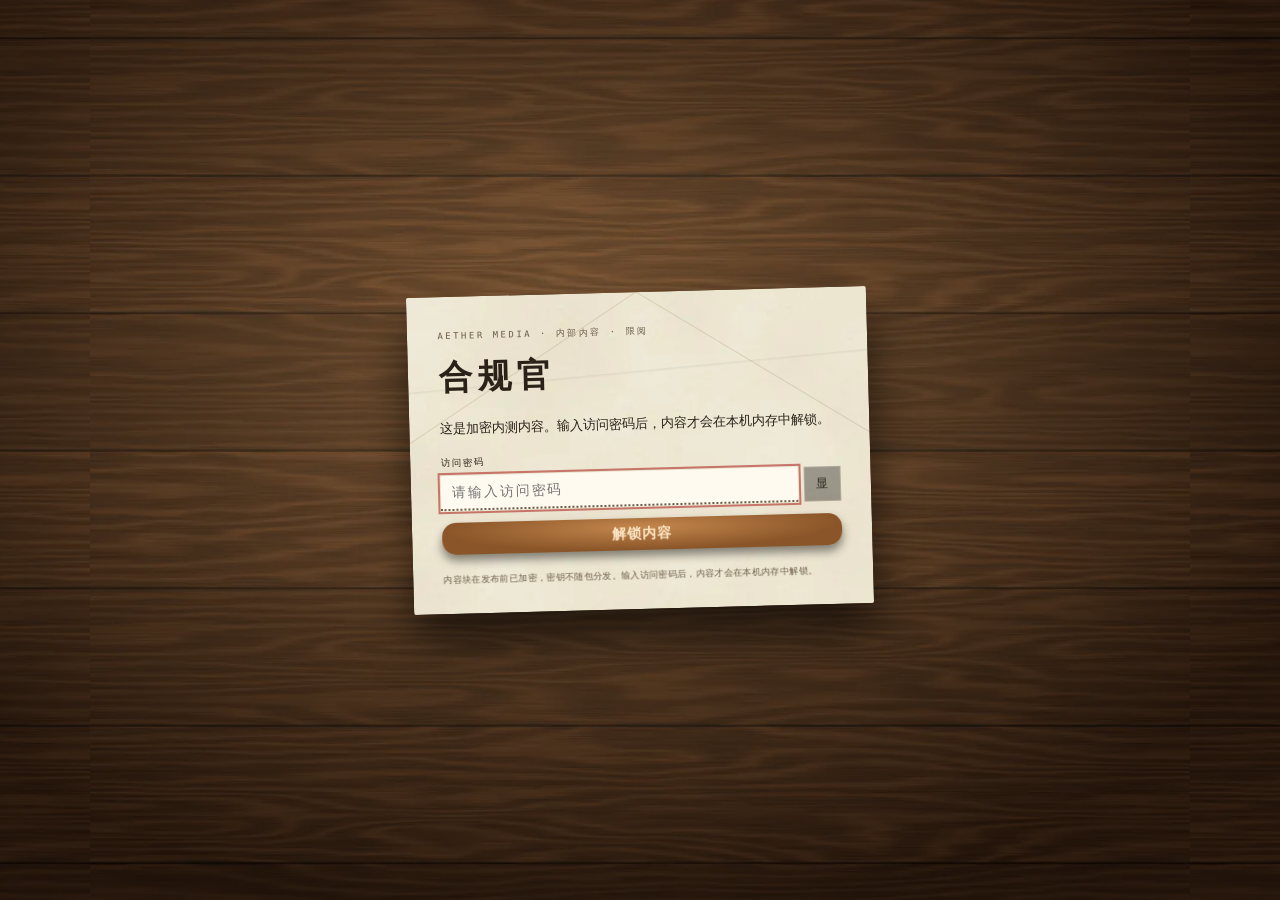
<file: index.html>
<!DOCTYPE html>
<html lang="zh-CN" data-theme="c">
  <head>
    <meta charset="UTF-8" />
    <meta name="viewport" content="width=device-width, initial-scale=1.0" />
    <meta name="robots" content="noindex, nofollow" />
    <meta name="referrer" content="no-referrer" />
    <title>合规官 — 试玩版 · Aether Media</title>
    <link rel="icon" type="image/png" href="./assets/images/app-icon.png" />
    <script type="module" crossorigin src="./assets/index-D_trsXlz.js"></script>
    <link rel="stylesheet" crossorigin href="./assets/index-BdhGLDLn.css">
  </head>
  <body class="demo-body">
    <div id="demo-gate"></div>
    <div id="app"></div>
    <noscript>本试玩需要 JavaScript 与 WebCrypto。</noscript>
  </body>
</html>
</file>
<file: assets/index-BdhGLDLn.css>
:root{--desk: #241a13;--desk-deep: #150f0a;--paper: #ece0c4;--paper-2: #e3d4b2;--paper-3: #d8c69f;--ink: #1d1a16;--ink-2: #453b2e;--ink-3: #6d5f4a;--red: #ad2b24;--red-deep: #7c1c18;--gold: #b9862c;--jade: #34655a;--green: #3f5f42;--shadow: rgba(12, 8, 5, .45);--serif: "Songti SC", "STSong", "Source Han Serif SC", "Noto Serif SC", "SimSun", serif;--sans: "PingFang SC", "Hiragino Sans GB", "Microsoft YaHei", "Helvetica Neue", Arial, sans-serif;--mono: "SF Mono", "Menlo", "Consolas", monospace;font-family:var(--sans);color-scheme:light}*{box-sizing:border-box}html,body{min-height:100%}html{font-size:calc(16px * var(--ui-scale, 1))}body{margin:0;color:var(--ink);background-color:var(--desk);background-image:linear-gradient(#140e0ad1,#100b08eb),url(./desk-bg-CKVrKDZt.jpg);background-size:cover;background-attachment:fixed;background-position:center;font-size:.9375rem;line-height:1.6;-webkit-font-smoothing:antialiased}body:after{content:"";position:fixed;top:0;right:0;bottom:0;left:0;pointer-events:none;z-index:3;opacity:.16;mix-blend-mode:multiply;background-image:radial-gradient(rgba(0,0,0,.55) .5px,transparent .6px);background-size:3px 3px}html.pref-crt body:before{content:"";position:fixed;top:0;right:0;bottom:0;left:0;pointer-events:none;z-index:30;opacity:1;background-image:radial-gradient(ellipse at 50% 46%,transparent 52%,rgba(0,0,0,.38) 100%),repeating-linear-gradient(to bottom,rgba(0,0,0,.1) 0,rgba(0,0,0,.1) 1px,transparent 1px,transparent 3px);animation:crt-breathe 7.5s steps(1,end) infinite;will-change:opacity}@keyframes crt-breathe{0%,92%{opacity:1}93%{opacity:.92}94%{opacity:1}95%{opacity:.96}to{opacity:1}}html.pref-crt.pref-reduce-motion body:before{animation:none;opacity:1}h1,h2,h3{font-family:var(--serif);font-weight:700;letter-spacing:.04em;margin:0 0 .5rem}.paper{position:relative;padding:1rem 1.15rem 1.15rem;background-color:var(--paper);background-image:linear-gradient(#ece0c4e6,#e3d4b2eb),url(./panel-texture-ByW0bT9y.jpg);background-size:cover;border:1px solid #b9a583;box-shadow:0 1px #fffaeb99 inset,0 14px 30px #00000061}.paper:before{content:"";position:absolute;top:5px;right:5px;bottom:5px;left:5px;border:1px solid rgba(29,26,22,.14);pointer-events:none}.paper-head{display:flex;align-items:baseline;justify-content:space-between;gap:.75rem;padding-bottom:.5rem;margin-bottom:.75rem;border-bottom:2px solid var(--red);position:relative}.paper-head:after{content:"";position:absolute;left:0;right:0;bottom:-5px;height:1px;background:var(--red);opacity:.55}.paper-head h2{margin:0;font-size:.95rem;letter-spacing:.22em;color:var(--red-deep)}.paper-stamp{font-family:var(--mono);font-size:.68rem;letter-spacing:.08em;color:var(--ink-3)}.masthead,.top-bar{display:flex;align-items:center;justify-content:space-between;gap:1rem;flex-wrap:wrap;padding:.55rem 1.25rem;background-color:var(--paper-2);background-image:linear-gradient(#e7d9bced,#d6c4a4f2),url(./panel-texture-ByW0bT9y.jpg);background-size:cover;border-bottom:4px double var(--red);box-shadow:0 6px 18px #00000059;position:sticky;top:0;z-index:6}.masthead-brand,.brand{display:flex;align-items:center;gap:.7rem}.masthead-seal{display:grid;place-items:center;width:2.35rem;height:2.35rem;background:var(--red);color:#fdf3dc;font-family:var(--serif);font-size:1.35rem;font-weight:700;line-height:1;transform:rotate(-4deg);box-shadow:0 2px #0000004d,0 0 0 3px #ad2b2429;border-radius:3px}.masthead-title,.brand-title{margin:0;font-family:var(--serif);font-size:1.3rem;font-weight:900;letter-spacing:.3em;color:var(--ink);line-height:1.15}.masthead-sub,.brand-sub{display:block;margin-top:.1rem;font-size:.66rem;letter-spacing:.16em;text-transform:uppercase;color:var(--ink-3)}.brand-sub{margin-left:.6rem;display:inline}.gauges,.stats{display:flex;align-items:center;gap:.85rem;flex-wrap:wrap;font-size:.7rem;color:var(--ink-2)}.gauge{display:inline-flex;align-items:center;gap:.35rem;font-family:var(--mono);font-size:.66rem;letter-spacing:.04em}.gauge-label{color:var(--ink-3)}.gauge-bar{display:inline-block;width:46px;height:5px;background:#1d1a1629;border:1px solid rgba(29,26,22,.3)}.gauge-bar>span{display:block;height:100%;background:var(--ink-2)}.gauge--perf .gauge-bar>span{background:var(--gold)}.gauge--risk .gauge-bar>span{background:var(--red)}.gauge--trust .gauge-bar>span{background:var(--jade)}.gauge--family .gauge-bar>span{background:#8a6b3f}.gauge-value{min-width:1.6em;text-align:right;font-weight:700}.desk{display:grid;grid-template-columns:minmax(250px,300px) minmax(0,1fr);gap:1rem;padding:1rem 1.15rem .5rem;align-items:start}.desk--three{grid-template-columns:minmax(248px,296px) minmax(0,1fr) minmax(230px,276px)}.desk-host{min-height:100vh}.rules-panel{position:sticky;top:4.7rem}.rule-list{list-style:none;margin:0;padding:0}.rule{padding:0 0 .65rem .7rem;margin-bottom:.65rem;border-bottom:1px dashed rgba(29,26,22,.28);border-left:3px solid rgba(29,26,22,.2)}.rule:last-child{border-bottom:none}.rule strong{display:block;font-family:var(--serif);font-size:.92rem;letter-spacing:.06em}.rule p{margin:.2rem 0 .3rem;font-size:.76rem;line-height:1.55;color:var(--ink-2)}.rule--high{border-left-color:var(--red)}.rule--high strong{color:var(--red-deep)}.rule--medium{border-left-color:var(--gold)}.rule--medium strong{color:#8a5f14}.rule--low{border-left-color:var(--jade)}.rule-markets,.conflict-markets{font-family:var(--mono);font-size:.62rem;letter-spacing:.08em;color:var(--ink-3)}.conflicts{margin-top:.5rem;padding-top:.6rem;border-top:2px solid rgba(29,26,22,.5)}.conflicts h3{font-size:.74rem;letter-spacing:.2em;color:var(--red-deep);margin-bottom:.45rem}.conflicts ul{list-style:none;margin:0;padding:0}.conflicts li{margin-bottom:.6rem;font-size:.74rem;line-height:1.5}.conflict-pair{display:block;font-family:var(--serif);font-weight:700;color:var(--red-deep);letter-spacing:.03em}.conflicts li p{margin:.15rem 0;color:var(--ink-2)}.paper--review{overflow:hidden}.paper--review:after{content:"";position:absolute;right:1.1rem;bottom:.6rem;width:92px;height:92px;background:url(./seal-DqnexsbN.jpg) center / contain no-repeat;mix-blend-mode:multiply;opacity:.22;transform:rotate(-8deg);pointer-events:none;z-index:0}.paper--review>*{position:relative;z-index:1}.case-head{position:relative;padding-bottom:.7rem;margin-bottom:.8rem;border-bottom:1px solid rgba(29,26,22,.25)}.case-badge{display:inline-block;padding:.05rem .45rem;font-family:var(--mono);font-size:.6rem;letter-spacing:.14em;color:var(--red-deep);border:1px solid var(--red);background:#ad2b240f}.case-title,.doc-header h1{margin:.35rem 0 .2rem;font-size:1.5rem;line-height:1.25;letter-spacing:.02em}.case-meta,.summary,.case-summary{margin:.15rem 0;font-size:.76rem;color:var(--ink-3);letter-spacing:.02em}.case-summary{font-size:.84rem;color:var(--ink-2);line-height:1.55}.screening{display:grid;grid-template-columns:minmax(0,1.22fr) minmax(0,1fr);grid-template-areas:"screen strip" "transport strip";gap:.5rem .8rem;align-items:start;margin-bottom:.55rem}.screen{grid-area:screen}.transport{grid-area:transport;align-self:end}.filmstrip{grid-area:strip;align-self:stretch}.screen{position:relative;aspect-ratio:4 / 3;max-height:36vh;overflow:hidden;background:#0d0a07;border:7px solid #171009;box-shadow:0 0 0 1px #000,0 12px 26px #00000080,0 0 0 10px #1d1a1614}.screen-img{width:100%;height:100%;object-fit:cover;display:block;filter:saturate(.88) contrast(1.05) sepia(.08)}.screen-scan{position:absolute;top:0;right:0;bottom:0;left:0;pointer-events:none;background:repeating-linear-gradient(0deg,#00000029 0,#00000029 1px,#0000 1px,#0000 3px);mix-blend-mode:multiply}.screen:after{content:"";position:absolute;top:0;right:0;bottom:0;left:0;pointer-events:none;box-shadow:inset 0 0 90px #000000a6}.screen-hud{position:absolute;top:.5rem;left:.65rem;right:.65rem;display:flex;align-items:center;gap:.6rem;font-family:var(--mono);font-size:.62rem;letter-spacing:.12em;color:#f2e7cd;text-shadow:0 1px 4px rgba(0,0,0,.9);z-index:2}.hud-rec{display:inline-flex;align-items:center;gap:.3rem;color:#f0d9a8}.hud-rec:before{content:"";width:6px;height:6px;border-radius:50%;background:#cf3a2c;box-shadow:0 0 6px #cf3a2c;animation:rec-blink 1.8s infinite}@keyframes rec-blink{0%,45%{opacity:1}55%,to{opacity:.25}}.hud-time{margin-left:auto}.screen-caption{position:absolute;left:0;right:0;bottom:0;display:flex;align-items:baseline;gap:.55rem;padding:1.6rem .75rem .55rem;background:linear-gradient(transparent,#080604db);color:#f4ead4;font-family:var(--serif);font-size:.95rem;letter-spacing:.08em;z-index:2}.screen-shot{flex:none;padding:.02rem .35rem;border:1px solid rgba(244,234,212,.55);font-family:var(--mono);font-size:.58rem;letter-spacing:.12em}.transport{display:flex;align-items:center;gap:.7rem;padding:.55rem 0 .4rem}.transport-buttons{display:flex;gap:.25rem}.transport-buttons .btn{min-width:2.1rem;padding:.2rem .35rem;font-size:.7rem}.btn--play{min-width:2.6rem!important;font-size:.85rem!important;background:var(--ink);color:#f1e4c8;border-color:var(--ink);box-shadow:2px 2px #1d1a1680}.btn--play.is-playing{background:var(--red);border-color:var(--red-deep)}.transport-mode{flex:none;font-family:var(--mono);font-size:.6rem;letter-spacing:.1em;color:var(--ink-3)}.timeline{flex:1;min-width:0;padding-top:.35rem;cursor:pointer;outline:none;touch-action:none}.tl-track{position:relative;height:11px;background:#171008;border:1px solid #000;box-shadow:inset 0 1px 4px #000c}.tl-bands{position:absolute;top:0;right:0;bottom:0;left:0;pointer-events:none;z-index:1}.tl-band{position:absolute;top:0;bottom:0;background:repeating-linear-gradient(135deg,#ad2b248c 0,#ad2b248c 3px,#ad2b2433 3px,#ad2b2433 6px);border-left:1px solid rgba(255,220,160,.55);border-right:1px solid rgba(255,220,160,.55)}.tl-fill{position:absolute;inset:0 auto 0 0;width:0;background:linear-gradient(90deg,#6f1a16,#c0392b 70%,#d9a441);opacity:.28}.tl-markers{position:absolute;top:0;right:0;bottom:0;left:0}.tl-marker{position:absolute;top:50%;width:10px;height:10px;margin-left:-5px;margin-top:-5px;padding:0;border:1px solid #120c07;background:var(--gold);transform:rotate(45deg);cursor:pointer;z-index:5;box-shadow:0 0 0 1px #f2e7cd59}.tl-marker:hover{transform:rotate(45deg) scale(1.35)}.tl-marker--high{background:#c0392b}.tl-marker--medium{background:#c58a2a}.tl-marker--low{background:#5c7f6a}.tl-playhead{position:absolute;top:-5px;bottom:-5px;left:0;width:2px;background:#f5e9cd;box-shadow:0 0 8px #f5e9cde6;z-index:4;pointer-events:none}.tl-playhead:before{content:"";position:absolute;top:-4px;left:-3px;width:8px;height:8px;background:#f5e9cd;clip-path:polygon(50% 0,100% 100%,0 100%)}.tl-ticks{position:relative;height:1rem;margin-top:.1rem;font-family:var(--mono);font-size:.55rem;color:var(--ink-3)}.tl-tick{position:absolute;top:0;transform:translate(-50%);white-space:nowrap}.tl-tick:first-child{transform:none}.tl-tick:last-child{transform:translate(-100%)}.filmstrip{display:grid;grid-template-columns:repeat(2,minmax(0,1fr));gap:.45rem;list-style:none;margin:.35rem 0 0;padding:.65rem .5rem;background:#1a120b;border:1px solid #000;box-shadow:inset 0 0 0 1px #f2e7cd14;position:relative}.filmstrip:before,.filmstrip:after{content:"";position:absolute;left:0;right:0;height:7px;background-image:repeating-linear-gradient(90deg,rgba(236,224,196,.75) 0 6px,transparent 6px 15px);opacity:.5;pointer-events:none}.filmstrip:before{top:1px}.filmstrip:after{bottom:1px}.strip-cell{display:flex;flex-direction:column;gap:.25rem;min-width:0}.strip-btn{position:relative;display:block;padding:0;border:1px solid #000;background:#0d0a07;cursor:pointer;overflow:hidden;line-height:0;transition:transform .12s ease,box-shadow .12s ease}.strip-btn img{width:100%;aspect-ratio:4 / 3;object-fit:cover;filter:saturate(.8) contrast(1.05) brightness(.92);transition:filter .15s ease}.strip-btn:hover img{filter:saturate(1) brightness(1)}.strip-btn.is-active{border-color:var(--red);box-shadow:0 0 0 2px var(--red),0 0 14px #ad2b248c}.strip-btn.is-active img{filter:saturate(1.05) brightness(1.05)}.strip-no{position:absolute;top:2px;left:3px;font-family:var(--mono);font-size:.55rem;color:#f2e7cd;background:#0a0704ad;padding:0 3px;line-height:1.5}.strip-shot{position:absolute;right:3px;bottom:2px;font-family:var(--mono);font-size:.52rem;letter-spacing:.1em;color:#f2e7cd;background:#0a0704ad;padding:0 3px;line-height:1.5}.strip-btn.is-flagged:after{content:"";position:absolute;top:0;right:0;width:0;height:0;border-top:12px solid var(--red);border-left:12px solid transparent;pointer-events:none}.strip-label{font-size:.65rem;line-height:1.35;color:#ece0c4c7;letter-spacing:.02em;overflow:hidden;display:-webkit-box;-webkit-line-clamp:2;-webkit-box-orient:vertical}.strip-label--flagged{color:#e8b48a}.strip-label--flagged:before{content:"⚠ ";color:#d9624f}.transcript-wrap{position:relative;margin-bottom:.85rem}.transcript-cue{display:none}html[data-theme=c] .paper--review>.transcript-wrap.is-scrollable:not(.is-at-end) .transcript-cue{position:sticky;bottom:0;z-index:3;display:flex;align-items:flex-end;justify-content:center;min-height:2.6rem;margin-top:-2.6rem;padding-bottom:.25rem;background:linear-gradient(to bottom,#f3ecd900,#f3ecd9eb 55%,#f3ecd9);color:var(--ink-3);font-family:var(--mono);font-size:.6rem;letter-spacing:.08em;pointer-events:none}.transcript-head{display:flex;align-items:baseline;justify-content:space-between;border-bottom:1px solid rgba(29,26,22,.3);margin-bottom:.35rem}.transcript-head h3{margin:0;font-size:.8rem;letter-spacing:.2em;color:var(--red-deep)}.transcript-hint{font-size:.62rem;color:var(--ink-3);letter-spacing:.04em;transition:color .16s ease}.transcript-hint.is-complete{color:var(--red-deep)}.document-body{max-height:18.5vh;overflow-y:auto;padding:.6rem .75rem;background:#fffae880;border:1px solid rgba(29,26,22,.22);box-shadow:inset 0 0 22px #785f3c24;font-family:var(--serif);font-size:.95rem;line-height:1.85;white-space:pre-wrap}mark.highlight{position:relative;background:#d9a44152;box-shadow:inset 0 -2px #ad2b2459;color:inherit;padding:0 1px;cursor:pointer;transition:background .15s ease}mark.highlight:hover{background:#d9a4418c}mark.highlight.is-current{background:#ad2b2438;box-shadow:inset 0 -2px 0 var(--red);outline:1px dashed rgba(173,43,36,.5);outline-offset:2px}mark.highlight.is-flash{animation:mark-flash .9s ease}@keyframes mark-flash{0%,to{background:#ad2b2433}40%{background:#ad2b2499;color:#fdf3dc}}.mark-badge{display:inline-block;margin:0 0 0 2px;padding:0 3px;font-family:var(--mono);font-size:.55rem;line-height:1.5;color:#fdf3dc;background:var(--red-deep);vertical-align:super}.decisions{position:relative;display:grid;grid-template-columns:repeat(4,minmax(0,1fr));gap:.55rem;padding-top:.7rem;border-top:2px solid rgba(29,26,22,.35)}.decisions-shield{position:absolute;top:-.2rem;right:-.2rem;bottom:-.4rem;left:-.2rem;z-index:5;background:transparent;cursor:default;touch-action:none}.btn{-webkit-appearance:none;-moz-appearance:none;appearance:none;display:inline-flex;flex-direction:column;align-items:center;justify-content:center;gap:.05rem;padding:.42rem .7rem;background:#f3e8cd;color:var(--ink);border:2px solid var(--ink);border-radius:0;font-family:var(--serif);font-size:.88rem;font-weight:700;letter-spacing:.06em;cursor:pointer;box-shadow:3px 3px #1d1a16c7;transition:transform .08s ease,box-shadow .08s ease,background .12s ease}.btn:hover{transform:translate(-1px,-1px);box-shadow:4px 4px #1d1a16d1}.btn:active{transform:translate(2px,2px);box-shadow:1px 1px #1d1a16b3}.btn:focus-visible{outline:2px solid var(--red);outline-offset:2px}.btn-hint{font-family:var(--sans);font-size:.58rem;font-weight:400;letter-spacing:.02em;color:var(--ink-3)}.btn{position:relative}.btn-key{position:absolute;top:.18rem;left:.22rem;min-width:.95rem;padding:0 .18rem;font-family:var(--mono, monospace);font-size:.52rem;line-height:1.15;text-align:center;color:var(--ink-3);border:1px solid currentColor;border-radius:2px;opacity:.55}.btn.is-key-hit{transform:translateY(1px);box-shadow:inset 0 2px #1d1a1659}.decisions-hint{grid-column:1 / -1;margin:0;font-family:var(--sans);font-size:.6rem;letter-spacing:.04em;color:var(--ink-3);text-align:right}.btn--approve{background:#dde5cd;border-color:#35543a;box-shadow:3px 3px #35543a}.btn--modify{background:#f0e3bd;border-color:#8a6418;box-shadow:3px 3px #8a6418}.btn--reject{background:#f2d8d1;border-color:#7c1c18;box-shadow:3px 3px #7c1c18}.btn--escalate{background:#dbe4de;border-color:#2c554c;box-shadow:3px 3px #2c554c}.btn--icon{flex-direction:row;min-width:2rem;padding:.2rem .4rem;font-family:var(--sans);font-size:.78rem;letter-spacing:0;box-shadow:2px 2px #1d1a1699}.btn--icon:hover{transform:none;box-shadow:2px 2px #1d1a1699;background:#fff6e2}.btn--icon:active{transform:translate(1px,1px);box-shadow:1px 1px #1d1a1699}.audio-control{padding:.2rem .45rem;min-width:2.2rem}.paper--threads .case-dialogue{border:none;padding:0;margin:0 0 .9rem}.case-dialogue h3,.market-block h3{font-size:.68rem;letter-spacing:.16em;color:var(--ink-3);margin:0 0 .4rem;padding-bottom:.2rem;border-bottom:1px solid rgba(29,26,22,.2)}.case-dialogue ul{list-style:none;margin:0;padding:0}.case-dialogue li{font-size:.74rem;line-height:1.6;color:var(--ink-2);padding:.35rem 0 .35rem .55rem;border-left:2px solid rgba(173,43,36,.35);margin-bottom:.35rem}.case-dialogue li strong{display:block;font-family:var(--serif);font-size:.72rem;color:var(--red-deep);letter-spacing:.04em}.market-block{margin-top:.6rem;padding-top:.55rem;border-top:1px dashed rgba(29,26,22,.3)}.market-quips{list-style:none;margin:0;padding:0;font-size:.72rem;line-height:1.6;color:var(--ink-2)}.market-quips li{margin-bottom:.3rem;padding-left:.7rem;position:relative}.market-quips li:before{content:"※";position:absolute;left:0;color:var(--gold);font-size:.62rem}.footer{text-align:center;font-size:.66rem;letter-spacing:.1em;color:#ece0c48c;padding:.55rem 1rem .6rem}.title-stage{min-height:100vh;display:flex;align-items:center;justify-content:center;padding:5vh 1rem;background-color:var(--desk);background-image:linear-gradient(#120b0785,#0c0805db),var(--title-bg);background-size:cover;background-position:center;position:relative}.title-stage:after{content:"";position:absolute;top:0;right:0;bottom:0;left:0;pointer-events:none;background:radial-gradient(circle at 50% 42%,transparent 20%,rgba(10,7,5,.55) 100%)}.title-screen{position:relative;z-index:1;width:min(92vw,700px);padding:2.2rem 2rem 1.6rem;text-align:center;background-color:var(--paper);background-image:linear-gradient(#ece0c4e6,#dfd0b0ed),url(./panel-texture-ByW0bT9y.jpg);background-size:cover;border:1px solid #b7a17c;box-shadow:0 1px #fffaeba6 inset,0 26px 60px #0000008c}.title-screen:before{content:"";position:absolute;top:7px;right:7px;bottom:7px;left:7px;border:1px solid rgba(29,26,22,.18);pointer-events:none}.title-screen:after{content:"";position:absolute;top:0;left:0;width:5.5rem;height:.6rem;background:var(--red)}.title-eyebrow{font-family:var(--mono);font-size:.62rem;letter-spacing:.32em;text-transform:uppercase;color:var(--ink-3);margin:0}.title-main{margin:.4rem 0 .2rem;font-family:var(--serif);font-size:clamp(2.4rem,7vw,3.6rem);font-weight:900;letter-spacing:.28em;color:var(--red-deep);text-shadow:1px 1px 0 rgba(255,246,226,.7)}.title-seal{position:absolute;top:1rem;right:1.1rem;display:grid;place-items:center;width:3.1rem;height:3.1rem;border:2px solid rgba(173,43,36,.75);border-radius:4px;color:#ad2b24d9;font-family:var(--serif);font-size:1.5rem;font-weight:700;letter-spacing:0;transform:rotate(6deg);box-shadow:inset 0 0 0 3px #ece0c4e6,inset 0 0 0 4px #ad2b2473;opacity:.9;padding:0;background:transparent;cursor:pointer;transition:transform .12s ease,opacity .12s ease}.title-seal:hover{opacity:1;transform:rotate(2deg) scale(1.04)}.title-seal.is-stamped{animation:seal-stamp .38s ease-out}@keyframes seal-stamp{0%{transform:rotate(6deg) scale(.86);opacity:.55}40%{transform:rotate(-3deg) scale(1.08);opacity:1}to{transform:rotate(6deg) scale(1);opacity:.9}}.title-kicker{margin:.15rem 0 0;font-family:var(--mono);font-size:.6rem;letter-spacing:.3em;color:var(--ink-3)}.title-tagline{max-width:30rem;margin:.5rem auto 0;font-size:.85rem;line-height:1.75;color:var(--ink-2)}.title-ng-hint{color:var(--red-deep);font-size:.74rem;line-height:1.5}.title-disclaimer{max-width:32rem;margin:.55rem auto 0;padding-top:.5rem;border-top:1px dotted rgba(29,26,22,.28);font-family:var(--serif);font-size:.68rem;line-height:1.65;color:var(--ink-3)}.title-ng-hint--top{max-width:30rem;margin:.8rem auto 0;padding:.35rem .6rem;border:1px dashed rgba(173,43,36,.5);background:#ad2b240d}.save-slots{display:flex;flex-direction:column;gap:.5rem;margin:1.1rem 0 0;text-align:left}.save-slot{padding:.55rem .7rem;border:1px solid rgba(29,26,22,.35);background:#fffae98c;box-shadow:inset 0 0 0 1px #ffffff59}.save-slot--active{border-color:var(--red);box-shadow:inset 0 0 0 1px #ad2b2440,0 0 0 2px #ad2b241f}.save-slot--empty{border-style:dashed}.save-slot-head{display:flex;align-items:center;gap:.45rem;margin-bottom:.2rem}.save-slot-id{font-family:var(--serif);font-weight:700;letter-spacing:.12em;font-size:.85rem}.save-slot-tag{font-family:var(--mono);font-size:.55rem;letter-spacing:.1em;padding:.02rem .3rem;color:var(--paper);background:var(--red)}.save-slot-status{margin:0 0 .45rem;font-size:.72rem;color:var(--ink-3);line-height:1.45}.save-slot-actions{display:flex;flex-wrap:wrap;gap:.35rem}.save-slot-actions .btn{font-size:.72rem;padding:.22rem .55rem;box-shadow:2px 2px #1d1a1699}.save-slot-delete{margin-left:auto;background:transparent;border-color:#1d1a1659;box-shadow:none;color:var(--ink-3)}.title-actions{display:flex;flex-wrap:wrap;align-items:center;justify-content:center;gap:.4rem;margin-top:.9rem}.title-actions .btn{flex-direction:row;font-size:.74rem;font-weight:400;padding:.28rem .6rem;box-shadow:2px 2px #1d1a1680}.title-note{margin:1.2rem 0 .15rem;font-family:var(--mono);font-size:.6rem;letter-spacing:.14em;color:var(--ink-3)}.title-meta{margin:0;font-family:var(--mono);font-size:.6rem;letter-spacing:.06em;color:var(--ink-3)}.briefing-overlay{position:fixed;top:0;right:0;bottom:0;left:0;display:flex;align-items:center;justify-content:center;padding:1rem;background:#0e0906c7;-webkit-backdrop-filter:blur(2px) saturate(.85);backdrop-filter:blur(2px) saturate(.85);z-index:10}.flow-card,.briefing-card{position:relative;width:min(94vw,660px);max-height:88vh;overflow:auto;padding:1.4rem 1.6rem 1.3rem;background-color:var(--paper);background-image:linear-gradient(#ece0c4e6,#e0d0b0ed),url(./panel-texture-ByW0bT9y.jpg);background-size:cover;border:1px solid #b7a17c;box-shadow:0 1px #fffaeb99 inset,0 22px 50px #00000080;color:var(--ink)}#app>.flow-card{margin:3.4vh auto 1.4rem;max-height:82vh}.flow-card:before,.briefing-card:before{content:"";position:absolute;top:6px;right:6px;bottom:6px;left:6px;border:1px solid rgba(29,26,22,.16);pointer-events:none}.flow-card:after{content:"";position:absolute;top:0;left:0;width:3.6rem;height:.55rem;background:var(--red)}.flow-card h2,.briefing-card h2{margin:.15rem 0 .6rem;font-size:1.28rem;letter-spacing:.06em;color:var(--ink)}.modify-card{width:min(94vw,540px);margin:0}.directive-list{padding-left:1.1rem;font-size:.82rem;line-height:1.65;color:var(--ink-2)}.briefing-aside{margin:.7rem 0;padding:.45rem .7rem;border-left:3px solid var(--gold);background:#fffae88c;font-size:.78rem;color:var(--ink-2)}.amendment-box{margin:.85rem 0;padding:.55rem .75rem;border:1px dashed rgba(138,100,24,.7);background:#f0e3bd80;font-size:.8rem}.amendment-box h3{margin:0 0 .3rem;font-size:.7rem;letter-spacing:.18em;color:#8a6418}.amendment-box ul{margin:0;padding-left:1rem;color:var(--ink-2)}.ng-plus-box{border-color:var(--red);background:#ad2b2412}.briefing-actions{display:flex;flex-wrap:wrap;gap:.45rem;margin-top:1.1rem;padding-top:.8rem;border-top:1px solid rgba(29,26,22,.25)}.flow-card>.briefing-actions{position:sticky;bottom:0;z-index:2;margin-bottom:-.2rem;padding-bottom:.55rem;background:linear-gradient(#ece0c400,#e8dbbdf5 24%,#e4d6b6)}.briefing-actions .btn{flex-direction:row;font-size:.78rem;font-weight:400;padding:.32rem .7rem;box-shadow:2px 2px #1d1a168c}.mail-card{width:min(94vw,560px)}.mail-portrait{float:right;width:104px;margin:.1rem 0 .7rem .9rem;border:4px solid #1a120b;box-shadow:0 0 0 1px #000,0 6px 14px #00000059;filter:saturate(.92)}.mail-from{margin:0 0 .2rem;font-family:var(--mono);font-size:.64rem;letter-spacing:.1em;color:var(--ink-3)}.mail-subject{margin:0 0 .8rem;padding-bottom:.4rem;border-bottom:2px solid var(--red);font-size:1.1rem;color:var(--red-deep)}.mail-body{font-family:var(--serif);font-size:.95rem;line-height:1.9;color:var(--ink)}.mail-card--urgent{border-color:var(--red)}.mail-card--urgent:after{background:var(--red-deep)}.pause-card{width:min(92vw,360px)}.pause-actions{display:flex;flex-direction:column;gap:.4rem;margin-top:.8rem}.pause-actions .btn{width:100%;flex-direction:row;font-size:.82rem}.settings-card{width:min(92vw,460px);max-height:88vh;display:flex;flex-direction:column;gap:.55rem}.settings-body{flex:1 1 auto;min-height:0;overflow-y:auto;padding-right:.3rem}.settings-group{padding:.55rem 0 .25rem;border-top:1px solid rgba(29,26,22,.18)}.settings-group:first-of-type{border-top:0;padding-top:0}.settings-group-label{display:block;margin-bottom:.45rem;font-family:var(--sans);font-size:.6rem;letter-spacing:.22em;text-transform:uppercase;color:var(--ink-3)}.settings-seg{display:flex;gap:.4rem;margin-bottom:.45rem}.settings-seg-btn{flex:1;padding:.3rem .4rem;font-size:.78rem}.settings-seg-btn.is-active{background:var(--red);border-color:var(--red-deep);color:#f7ecd2}.settings-hint{margin:0 0 .5rem}.settings-row{display:flex;align-items:center;justify-content:space-between;gap:.8rem;margin-bottom:.6rem;font-size:.82rem}.settings-row input[type=range]{flex:1;accent-color:var(--red)}.settings-check{display:flex;gap:.45rem;align-items:center;margin-bottom:.8rem;font-size:.82rem}.settings-check input{accent-color:var(--red)}.worklog-card{width:min(94vw,720px);max-height:84vh}.worklog-tabs{display:flex;flex-wrap:wrap;gap:.3rem;margin-bottom:.6rem}.worklog-tabs .btn{flex-direction:row;font-size:.7rem;padding:.2rem .5rem;box-shadow:2px 2px #1d1a1680}.worklog-tab--active{background:var(--ink);color:var(--paper)}.worklog-table{width:100%;border-collapse:collapse;font-size:.74rem;margin-bottom:.8rem}.worklog-table th,.worklog-table td{border-bottom:1px solid rgba(29,26,22,.22);padding:.3rem .45rem;text-align:left;vertical-align:top}.worklog-table th{font-family:var(--serif);letter-spacing:.08em;color:var(--red-deep);border-bottom:2px solid rgba(173,43,36,.5)}.worklog-shape{margin:0 0 .8rem;padding:.5rem .6rem .45rem;border:1px solid rgba(29,26,22,.24);border-left:3px solid rgba(124,28,24,.55);background:#f3e8cd73}.worklog-shape-head{display:flex;align-items:baseline;gap:.45rem;margin-bottom:.35rem}.worklog-shape-key{padding:.02rem .28rem;border:1px solid rgba(124,28,24,.5);font-family:var(--sans);font-size:.56rem;letter-spacing:.16em;color:var(--ink-3)}.worklog-shape-name{font-family:var(--serif);font-size:.86rem;font-weight:700;color:var(--red-deep)}.worklog-shape-share{margin-left:auto;font-family:var(--mono);font-size:.56rem;color:var(--ink-3)}.worklog-bars{display:flex;align-items:flex-end;gap:.3rem;height:3rem;padding-bottom:1rem;border-bottom:1px solid rgba(29,26,22,.4)}.worklog-bar{position:relative;display:flex;flex:1 1 0;align-items:flex-end;justify-content:center;height:100%}.worklog-bar-fill{display:block;width:100%;max-width:2.4rem;min-height:2px;background-image:repeating-linear-gradient(45deg,#7c1c18cc 0,#7c1c18cc 2px,#7c1c1859 2px,#7c1c1859 4px);border:1px solid rgba(124,28,24,.7);border-bottom:0}.worklog-bar-label{position:absolute;bottom:-1.05rem;font-family:var(--sans);font-size:.56rem;color:var(--ink-3)}.worklog-shape-note{margin:.15rem 0 0;font-family:var(--sans);font-size:.64rem;line-height:1.6;color:var(--ink-3)}.ach-panel{width:min(94vw,560px)}.ach-list{list-style:none;margin:0 0 .9rem;padding:0}.ach-list li{padding:.45rem 0;border-bottom:1px dashed rgba(29,26,22,.28);font-size:.82rem}.ach-list li strong{font-family:var(--serif);letter-spacing:.04em}.ach--locked{opacity:.42}.ach--unlocked strong:after{content:" ✓";color:var(--red)}.ach-steam{display:block;font-family:var(--mono);font-size:.58rem;letter-spacing:.06em;color:var(--ink-3)}.endings-panel{width:min(94vw,660px);display:flex;flex-direction:column}.endings-grid{list-style:none;margin:0 0 .8rem;padding:0;overflow-y:auto;display:flex;flex-direction:column;gap:.45rem}.archive-ending{display:flex;gap:.65rem;padding:.45rem;border:1px solid rgba(29,26,22,.22);background:#fffae973}.archive-ending--locked{opacity:.5}.ending-thumb{width:64px;height:64px;object-fit:cover;flex:none;border:1px solid rgba(29,26,22,.35);filter:saturate(.9)}.ending-thumb--locked{background:repeating-linear-gradient(45deg,#1d1a161a 0,#1d1a161a 4px,#1d1a1608 4px,#1d1a1608 8px)}.archive-ending-body strong{display:block;font-family:var(--serif);font-size:.9rem;letter-spacing:.04em;color:var(--red-deep)}.archive-ending-body p{margin:.1rem 0 0;font-size:.74rem;line-height:1.5;color:var(--ink-2)}.archive-shape{display:inline-block;margin-top:.3rem;padding:.04rem .34rem;border:1px solid rgba(124,28,24,.4);font-family:var(--mono);font-size:.6rem;letter-spacing:.08em;color:#7c1c18e6;transform:rotate(-.6deg)}.ending-card{width:min(94vw,700px)}.ending-art{display:block;width:auto;max-width:min(100%,230px);max-height:30vh;object-fit:contain;margin:0 auto .7rem;border:6px solid #1a120b;box-shadow:0 0 0 1px #000,0 12px 26px #00000073;filter:saturate(.92) contrast(1.03)}.ending-epigraph{padding:.6rem 0 .6rem .8rem;border-left:3px solid var(--red);font-family:var(--serif);font-size:1rem;line-height:1.85;color:var(--ink)}.ending-stats{list-style:none;margin:.7rem 0;padding:.55rem 0 0;border-top:1px dashed rgba(29,26,22,.3);font-family:var(--mono);font-size:.7rem;line-height:1.9;color:var(--ink-2)}.evening-event{margin:.9rem 0;padding:.7rem .9rem;background:#fffae88c;border-left:3px solid var(--red)}.night-log{margin:.8rem 0 .2rem;padding:.6rem .8rem;background:#fffae880;border-left:3px solid var(--ink-3)}.night-log h3{margin:0 0 .35rem;font-size:.72rem;letter-spacing:.18em;color:var(--ink-3)}.night-log ul{margin:0;padding:0;list-style:none;display:grid;gap:.3rem}.night-log li{display:flex;flex-wrap:wrap;align-items:baseline;gap:.5rem;font-size:.8rem;color:var(--ink-2)}.night-log .night-day{font-family:var(--mono);font-size:.68rem;color:var(--ink-3)}.night-log em{font-family:var(--mono);font-size:.68rem;font-style:normal;color:var(--ink-3)}.night-log-foot{margin:.45rem 0 0;font-size:.68rem;color:var(--ink-3)}.evening-tag{margin:.6rem 0 0;padding-top:.5rem;border-top:1px dashed rgba(29,26,22,.25);display:grid;gap:.3rem}.evening-tag>div{display:grid;grid-template-columns:4.6rem 1fr;gap:.5rem;align-items:baseline}.evening-tag dt{font-family:var(--mono);font-size:.66rem;letter-spacing:.1em;color:var(--red-deep)}.evening-tag dd{margin:0;font-size:.78rem;line-height:1.7;color:var(--ink-2)}.last-night{margin:.2rem 0 .7rem;padding:.4rem .6rem;font-size:.78rem;line-height:1.7;color:var(--red-deep);background:#ad2b240f;border-left:3px solid var(--red-deep)}.evening-choice{margin:.9rem 0 .2rem;padding:.75rem .9rem;background:#fffdf4b3;border:1px solid rgba(29,26,22,.25)}.evening-choice-prompt{margin:0 0 .55rem;font-size:.76rem;letter-spacing:.08em;color:var(--ink-3)}.evening-choice-options{display:grid;grid-template-columns:repeat(auto-fit,minmax(220px,1fr));gap:.5rem}.choice-card{display:flex;flex-direction:column;gap:.2rem;padding:.55rem .7rem;text-align:left;background:var(--paper);border:1px solid rgba(29,26,22,.35);color:var(--ink);font-family:var(--serif);cursor:pointer;transition:background .12s ease,border-color .12s ease}.choice-card:hover:not(:disabled){background:#ad2b2414;border-color:var(--red)}.choice-card:disabled{cursor:default;opacity:.42}.choice-card.is-picked{opacity:1;border-color:var(--red-deep);background:#ad2b241a}.choice-label{font-size:.86rem;font-weight:600}.choice-hint{font-family:var(--mono);font-size:.68rem;color:var(--ink-3)}.evening-choice-outcome{margin:.6rem 0 0;padding-top:.5rem;border-top:1px dashed rgba(29,26,22,.25);font-size:.8rem;line-height:1.8;color:var(--ink-2)}.family-strain{margin:.7rem 0;padding:.6rem .8rem;background:#ad2b2412;border-left:3px solid var(--red-deep)}.family-strain h3{margin:0 0 .3rem;font-size:.76rem;letter-spacing:.16em;color:var(--red-deep)}.family-strain p{margin:0;font-size:.8rem;line-height:1.8;color:var(--ink-2)}.work-log{margin-top:.9rem;font-size:.78rem;color:var(--ink-2)}.work-log h3{font-size:.72rem;letter-spacing:.18em;color:var(--red-deep);margin-bottom:.35rem}.work-log ul{margin:0;padding-left:1rem}.work-log li{margin-bottom:.4rem;line-height:1.6}.tutorial-card{width:min(94vw,580px)}.tutorial-list{padding-left:1.1rem;font-size:.85rem;line-height:1.75;color:var(--ink-2)}.credits-card{width:min(94vw,500px);display:flex;flex-direction:column;max-height:86vh}.credits-scroll{overflow:auto;flex:1;margin-bottom:.8rem;padding-right:.25rem}.credits-section h3{margin:.8rem 0 .3rem;font-size:.8rem;letter-spacing:.16em;color:var(--red-deep)}.credits-section ul{margin:0;padding-left:1rem;font-size:.76rem;line-height:1.65;color:var(--ink-2)}.game-toast{position:fixed;left:50%;bottom:1.2rem;transform:translate(-50%) translateY(10px);max-width:90vw;padding:.55rem .9rem;background:var(--paper);border:2px solid var(--ink);border-left:8px solid var(--red);box-shadow:4px 4px #00000073;color:var(--ink);font-family:var(--serif);font-size:.82rem;letter-spacing:.03em;opacity:0;transition:opacity .2s ease,transform .2s ease;z-index:20;pointer-events:none}.game-toast--visible{opacity:1;transform:translate(-50%) translateY(0)}.modify-rules{border:none;margin:0 0 .8rem;padding:0}.modify-rules legend{font-size:.7rem;letter-spacing:.16em;color:var(--ink-3);margin-bottom:.3rem}.modify-check{display:flex;gap:.45rem;align-items:flex-start;margin-bottom:.3rem;font-size:.82rem}.modify-check-text{display:flex;flex-direction:column;gap:.08rem}.modify-check-name{font-weight:600}.modify-check-desc{font-size:.7rem;line-height:1.5;color:var(--ink-3)}.modify-tools{display:flex;align-items:center;gap:.5rem;flex-wrap:wrap;margin:.5rem 0 .2rem}.modify-tools--stack{margin:0 0 .6rem}.modify-tools .btn{flex-direction:row;font-size:.74rem;padding:.24rem .6rem}.modify-hint{font-size:.68rem;letter-spacing:.14em;color:var(--ink-3)}.modify-count{margin-left:auto;font-family:var(--mono);font-size:.68rem;color:var(--ink-3)}.modify-count.is-strong{color:var(--red-deep)}.modify-check input{margin-top:.3rem;accent-color:var(--red)}.modify-note-label{display:block;font-size:.72rem;letter-spacing:.1em;color:var(--ink-3)}.modify-note-label textarea,.modify-card textarea{width:100%;margin-top:.3rem;padding:.5rem;background:#fffdf4bf;border:1px solid rgba(29,26,22,.4);box-shadow:inset 0 1px 4px #785f3c2e;color:var(--ink);font-family:var(--serif);font-size:.85rem;line-height:1.7;resize:vertical}.modify-note-label textarea:focus,.modify-card textarea:focus{outline:2px solid rgba(173,43,36,.4);outline-offset:1px}.modify-actions{display:flex;justify-content:flex-end;gap:.45rem;margin-top:.9rem}.modify-actions .btn{flex-direction:row;font-size:.8rem;padding:.3rem .75rem}.modify-error{margin:.4rem 0 0;color:var(--red-deep);font-size:.78rem}@media(max-width:1180px){.desk--three{grid-template-columns:minmax(220px,260px) minmax(0,1fr)}.desk--three .paper--threads{grid-column:1 / -1}.screening{grid-template-columns:1fr;grid-template-areas:"screen" "transport" "strip"}.filmstrip{grid-template-columns:repeat(4,minmax(0,1fr))}}@media(max-width:860px){.desk,.desk--three{grid-template-columns:1fr;padding:.7rem}.rules-panel{position:static}.decisions{grid-template-columns:repeat(2,minmax(0,1fr))}.screen{max-height:34vh}.document-body{max-height:32vh}.title-screen{margin:2vh auto;padding:1.4rem 1.1rem}.title-main{letter-spacing:.18em}}.morning-echo{margin:.7rem 0;padding:.55rem .7rem;border-left:3px solid rgba(173,43,36,.55);background:#ad2b240d}.morning-echo h3{margin:0 0 .25rem;font-family:var(--mono);font-size:.68rem;letter-spacing:.14em;color:var(--red-deep)}.morning-echo p{margin:0;font-size:.82rem;line-height:1.75;color:var(--ink-2)}.press-release{position:relative;margin:.7rem 0;padding:.6rem .8rem .5rem;border:1px solid rgba(29,26,22,.35);border-top:3px solid var(--ink);background:#fffbeeb8;box-shadow:2px 2px #1d1a1614}.pr-head{display:flex;align-items:center;justify-content:space-between;gap:.6rem;padding-bottom:.35rem;border-bottom:1px solid rgba(29,26,22,.2)}.pr-outlet{font-family:var(--mono);font-size:.62rem;letter-spacing:.14em;color:var(--ink-3)}.pr-stamp{flex:none;padding:.1rem .45rem;border:1.5px solid var(--red);color:var(--red-deep);font-family:var(--serif);font-size:.72rem;letter-spacing:.2em;transform:rotate(-6deg);opacity:.85}.pr-headline{margin:.42rem 0 .3rem;font-family:var(--serif);font-size:.94rem;font-weight:700;line-height:1.55;color:var(--ink)}.pr-body{margin:0 0 .35rem;font-size:.76rem;line-height:1.68;color:var(--ink-2)}.pr-quote{margin:.4rem 0 .3rem;padding:.35rem 0 .35rem .7rem;border-left:3px solid var(--gold);font-family:var(--serif);font-size:.86rem;line-height:1.7;color:var(--ink-2)}.pr-quote cite{display:block;margin-top:.2rem;font-family:var(--sans);font-size:.66rem;font-style:normal;letter-spacing:.06em;color:var(--ink-3)}.pr-foot{margin:0;padding-top:.35rem;border-top:1px dotted rgba(29,26,22,.25);font-size:.66rem;color:var(--ink-3)}.kpi-report{margin:.9rem 0;border:1px solid rgba(29,26,22,.3);background:#eee4ca99}.kpi-head{display:flex;align-items:baseline;justify-content:space-between;gap:.6rem;padding:.42rem .7rem;background:var(--ink);color:var(--paper)}.kpi-head h3{margin:0;font-size:.74rem;letter-spacing:.2em;font-weight:600}.kpi-src{font-family:var(--mono);font-size:.58rem;letter-spacing:.05em;opacity:.72}.kpi-grid{display:grid;grid-template-columns:repeat(2,minmax(0,1fr))}.kpi-cell{padding:.5rem .7rem;border-right:1px solid rgba(29,26,22,.16);border-bottom:1px solid rgba(29,26,22,.16)}.kpi-cell:nth-child(2n){border-right:0}.kpi-label{display:block;font-size:.62rem;letter-spacing:.12em;color:var(--ink-3)}.kpi-value{display:block;font-family:var(--mono);font-size:1.05rem;line-height:1.3;color:var(--red-deep)}.kpi-note{display:block;margin-top:.1rem;font-size:.63rem;font-style:normal;line-height:1.55;color:var(--ink-3)}.kpi-line{margin:0;padding:.45rem .7rem;border-top:1px dashed rgba(29,26,22,.3);font-family:var(--serif);font-size:.76rem;line-height:1.7;color:var(--ink-2)}.hr-verdict{position:relative;margin:.85rem 0 .2rem;padding:.65rem .85rem;border:1px solid rgba(52,101,90,.5);background:#e2e8db80}.hr-verdict-head{display:flex;align-items:flex-start;justify-content:space-between;gap:.6rem;margin-bottom:.5rem}.hr-verdict-label{display:block;margin-bottom:0;font-family:var(--mono);font-size:.6rem;letter-spacing:.16em;color:var(--jade)}.hr-verdict p{margin:0;font-size:.8rem;line-height:1.8;color:var(--ink-2)}.hr-verdict-stamp{flex:none;padding:.08rem .4rem;border:1.5px solid rgba(124,28,24,.75);color:#7c1c18cc;font-family:var(--serif);font-size:.66rem;letter-spacing:.18em;transform:rotate(-8deg)}.quarter-review{position:relative;margin-top:1rem;padding:.75rem .9rem .9rem;background:#f3e8cd80;border:1px solid rgba(29,26,22,.28);border-left:3px solid rgba(124,28,24,.55)}.quarter-review-label{display:block;margin-bottom:.45rem;font-family:var(--sans);font-size:.6rem;letter-spacing:.22em;text-transform:uppercase;color:var(--ink-3)}.quarter-review-list{margin:0;padding-left:1.05rem;font-family:var(--sans);font-size:.72rem;line-height:1.65;color:var(--ink-2)}.quarter-review-list li+li{margin-top:.15rem}.quarter-chart{margin:.7rem 0 .2rem;padding:.5rem .55rem .4rem;border-top:1px dotted rgba(29,26,22,.32)}.quarter-chart figcaption{margin-bottom:.4rem;font-family:var(--mono);font-size:.56rem;letter-spacing:.08em;color:var(--ink-3)}.quarter-bars{display:grid;grid-template-columns:repeat(4,minmax(0,1fr));gap:.4rem;align-items:end;height:4.2em;font-size:1rem;padding:0 .2rem;border-bottom:1.5px solid rgba(29,26,22,.55)}.quarter-bar{position:relative;display:flex;flex-direction:column;justify-content:flex-end;height:100%}.quarter-bar-fill{display:block;height:var(--h, 0);min-height:2px;background-image:repeating-linear-gradient(45deg,#7c1c18d9 0,#7c1c18d9 2px,#7c1c1873 2px,#7c1c1873 4px),linear-gradient(#ad2b2438,#ad2b241f);border:1px solid rgba(124,28,24,.75);border-bottom:0}.quarter-bar.is-empty .quarter-bar-fill{background-image:repeating-linear-gradient(45deg,rgba(29,26,22,.16) 0,rgba(29,26,22,.16) 2px,transparent 2px,transparent 4px);border-color:#1d1a1647}.quarter-bar-count{position:absolute;left:0;right:0;bottom:calc(var(--h, 0) + .15rem);font-family:var(--mono);font-size:.6rem;text-align:center;color:var(--red-deep)}.quarter-bar-label{position:absolute;bottom:-1.15rem;left:0;right:0;font-family:var(--sans);font-size:.58rem;letter-spacing:.1em;text-align:center;color:var(--ink-3)}.quarter-chart-foot{margin:.5rem 0 0;font-family:var(--mono);font-size:.54rem;line-height:1.7;letter-spacing:.04em;color:var(--ink-3)}.quarter-shape{display:flex;align-items:baseline;gap:.45rem;margin:1.5rem 0 0;font-family:var(--serif);font-size:.8rem;font-weight:700;color:var(--red-deep)}.quarter-shape-key{padding:.02rem .3rem;border:1px solid rgba(124,28,24,.55);font-family:var(--sans);font-size:.58rem;font-weight:400;letter-spacing:.18em;color:var(--ink-3)}.quarter-shape-share{margin-left:auto;font-family:var(--mono);font-size:.56rem;font-weight:400;letter-spacing:.06em;color:var(--ink-3)}.quarter-review-stamp{position:absolute;right:.7rem;top:.4rem;padding:.08rem .45rem;border:1.5px solid rgba(124,28,24,.7);color:#7c1c18bf;font-family:var(--serif);font-size:.64rem;letter-spacing:.2em;transform:rotate(-6deg);opacity:.85}.jargon-card{width:min(94vw,880px);max-height:90vh;overflow:hidden}.jargon-head{display:flex;align-items:baseline;justify-content:space-between;gap:.8rem;flex-wrap:wrap;border-bottom:2px solid var(--red);padding-bottom:.35rem}.jargon-head h2{margin:0}.jargon-head .case-meta{margin:0;font-size:.62rem}.jargon-preface{margin:.55rem 0 .5rem;padding:.45rem .65rem;border-left:3px solid var(--ink-3);background:#fffbee99;font-size:.73rem;line-height:1.7;color:var(--ink-2)}.jargon-search{width:100%;margin-bottom:.5rem;padding:.4rem .6rem;border:1px solid rgba(29,26,22,.35);background:#fffcf2e6;color:var(--ink);font-family:var(--sans);font-size:.8rem}.jargon-search:focus{outline:2px solid rgba(185,134,44,.55);outline-offset:1px}.jargon-body{height:clamp(16rem,46vh,28rem);overflow-y:auto;padding-right:.35rem}.jargon-section+.jargon-section{margin-top:.9rem}.jargon-section h3{margin:.2rem 0 .4rem;font-family:var(--serif);font-size:.82rem;letter-spacing:.16em;color:var(--red-deep)}.jargon-list{margin:0}.jargon-entry{display:grid;grid-template-columns:minmax(4.6rem,6.4rem) minmax(0,1fr);gap:.55rem;padding:.4rem 0;border-bottom:1px dotted rgba(29,26,22,.22)}.jargon-entry dt{font-family:var(--serif);font-size:.88rem;font-weight:700;letter-spacing:.04em;color:var(--ink)}.jargon-entry dd{margin:0}.jargon-official,.jargon-note{margin:0;font-size:.74rem;line-height:1.65}.jargon-official{color:var(--ink-2)}.jargon-note{color:var(--ink-3);font-family:var(--serif)}.jargon-official span,.jargon-note span{display:inline-block;min-width:2.3rem;margin-right:.35rem;padding:0 .22rem;font-family:var(--sans);font-size:.56rem;letter-spacing:.1em;text-align:center;vertical-align:.08em}.jargon-official span{background:#1d1a161a;color:var(--ink-3)}.jargon-note span{background:#ad2b241f;color:var(--red-deep)}.jargon-foot{display:flex;align-items:center;justify-content:space-between;gap:.8rem;margin-top:.55rem;padding-top:.5rem;border-top:1px dashed rgba(29,26,22,.3)}.jargon-count{font-family:var(--mono);font-size:.6rem;color:var(--ink-3)}.jargon-foot .btn{flex:none}.pause-foot{margin:.7rem 0 0;font-size:.64rem;line-height:1.6;color:var(--ink-3);text-align:center}.ruling-footnote{margin:.5rem 0 0;padding-top:.4rem;border-top:1px dotted rgba(29,26,22,.28);font-family:var(--serif);font-size:.68rem;line-height:1.6;color:var(--ink-3)}.narrator-block{margin-top:.9rem;padding:.6rem .7rem;border:1px dashed rgba(29,26,22,.3);background:#eee4ca8c}.narrator-block h3{margin:0 0 .3rem;font-size:.62rem;letter-spacing:.22em;color:var(--ink-3)}.narrator-text{margin:0;font-family:var(--serif);font-size:.82rem;font-style:italic;line-height:1.8;color:var(--ink-2)}.drawer-link{width:100%;margin-top:.85rem;padding:.3rem .4rem;border:1px solid rgba(29,26,22,.22);background:transparent;color:var(--ink-3);font-family:var(--serif);font-size:.68rem;letter-spacing:.16em;cursor:pointer;transition:background .15s ease,color .15s ease}.drawer-link:hover{background:#1d1a1612;color:var(--ink)}.drawer-card{width:min(94vw,780px)}.drawer-head{border-bottom:2px solid var(--red);padding-bottom:.35rem}.drawer-head h2{margin:0 0 .15rem}.drawer-head .case-meta{margin:0;font-size:.64rem}.drawer-body{display:grid;grid-template-columns:minmax(0,1fr) minmax(0,1.15fr);gap:.8rem;margin-top:.7rem}.drawer-grid{max-height:42vh;overflow-y:auto;padding-right:.3rem}.drawer-item{display:grid;grid-template-columns:1.7rem minmax(0,1fr);grid-template-areas:"no name" "no where";gap:0 .4rem;width:100%;padding:.34rem .4rem;border:0;border-bottom:1px dotted rgba(29,26,22,.2);background:transparent;color:var(--ink);text-align:left;cursor:pointer}.drawer-item:hover{background:#1d1a160f}.drawer-item.is-open{background:#ad2b241a;box-shadow:inset 3px 0 0 var(--red)}.drawer-no{grid-area:no;font-family:var(--mono);font-size:.62rem;line-height:1.5;color:var(--ink-3)}.drawer-name{grid-area:name;font-family:var(--serif);font-size:.82rem;line-height:1.5}.drawer-where{grid-area:where;font-size:.62rem;color:var(--ink-3)}.drawer-inspect{min-height:10rem;padding:.6rem .7rem;border:1px solid rgba(29,26,22,.25);background:#fffbeea8}.drawer-empty{margin:0;font-family:var(--serif);font-size:.8rem;color:var(--ink-3)}.drawer-inspect-name{margin:0 0 .1rem;font-family:var(--serif);font-size:.98rem;font-weight:700;color:var(--ink)}.drawer-item.is-ng .drawer-no:after{content:"·";margin-left:.12rem;color:var(--red)}.drawer-ng-tag{display:inline-block;margin-left:.4rem;padding:.02rem .28rem;border:1px solid rgba(124,28,24,.5);font-family:var(--sans);font-size:.56rem;font-weight:400;letter-spacing:.14em;color:#7c1c18cc;vertical-align:middle}.drawer-inspect-where{margin:0 0 .45rem;padding-bottom:.35rem;border-bottom:1px dotted rgba(29,26,22,.28);font-family:var(--mono);font-size:.6rem;letter-spacing:.08em;color:var(--ink-3)}.drawer-inspect-text{margin:0;font-family:var(--serif);font-size:.84rem;line-height:1.85;color:var(--ink-2)}.drawer-tabs{display:flex;gap:.3rem;margin-top:.55rem}.drawer-tab{flex:0 0 auto;padding:.26rem .7rem;border:1px solid rgba(29,26,22,.3);border-bottom:0;background:#1d1a160d;color:var(--ink-3);font-family:var(--sans);font-size:.74rem;letter-spacing:.05em;cursor:pointer;transform:translateY(2px)}.drawer-tab.is-active{background:#fffbeee6;color:var(--ink);border-color:var(--red);box-shadow:inset 0 2px 0 var(--red);transform:translateY(0)}.drawer-pane[hidden]{display:none!important}.paper-list{display:flex;flex-direction:column;gap:.35rem;max-height:42vh;overflow-y:auto;padding-right:.3rem}.paper-chip{display:flex;flex-direction:column;gap:.1rem;padding:.42rem .5rem .42rem .7rem;border:0;border-left:3px solid rgba(173,43,36,.35);background:#fffbee80;color:var(--ink);text-align:left;cursor:pointer}.paper-chip:hover{background:#fffbeed9}.paper-chip.is-open{border-left-color:var(--red);background:#fffbeef2;box-shadow:2px 2px #1d1a161f}.paper-chip.is-done{border-left-color:var(--ink-3)}.paper-chip-title{font-family:var(--serif);font-size:.82rem;font-weight:700}.paper-chip-meta{font-family:var(--mono);font-size:.58rem;letter-spacing:.06em;color:var(--ink-3)}.paper-chip.is-done .paper-chip-meta:after{content:" · 已抠完";color:var(--red)}.paper-chip.is-ng{border-left-color:#7c1c18e6;background-image:repeating-linear-gradient(-45deg,rgba(173,43,36,.06) 0,rgba(173,43,36,.06) 4px,transparent 4px,transparent 8px)}.paper-ng-tail{margin:.2rem 0 .6rem;padding:.4rem .55rem;border-left:2px solid rgba(124,28,24,.45);background:#ad2b240f;text-indent:0!important;font-size:.78rem!important;color:var(--red-deep)!important}.paper-view{max-height:42vh;overflow-y:auto;padding-right:.3rem}.paper-sheet{position:relative;padding:.9rem 1rem 1.4rem;background-image:linear-gradient(#fffbeef7,#f8f0daf0),repeating-linear-gradient(to bottom,transparent 0,transparent 1.45rem,rgba(29,26,22,.09) 1.45rem,rgba(29,26,22,.09) 1.5rem);border:1px solid rgba(29,26,22,.3);box-shadow:2px 3px #1d1a1624,inset 0 0 40px #966e3c14;transform:rotate(-.35deg)}.paper-sheet-head{margin-bottom:.7rem;padding-bottom:.35rem;border-bottom:1px solid rgba(173,43,36,.45)}.paper-sheet-meta{margin:0 0 .15rem;font-family:var(--mono);font-size:.58rem;letter-spacing:.08em;color:var(--ink-3)}.paper-sheet-head h3{margin:0;font-size:.95rem}.paper-sheet-body p{margin:0 0 .6rem;font-family:var(--serif);font-size:.82rem;line-height:1.9;color:var(--ink-2);text-indent:2em}.paper-redact{display:inline;margin:0 .1em;padding:.02em .28em;border:0;background:#1d1a16;color:#1d1a16;font-family:var(--mono);font-size:.78em;letter-spacing:-.08em;line-height:1.2;cursor:pointer;vertical-align:baseline;transition:background .15s ease,color .15s ease}.paper-redact:hover,.paper-redact:focus-visible{background:var(--red-deep);color:#f7ecd2;outline:1px dashed rgba(247,236,210,.7);outline-offset:2px}.paper-reveal{display:inline;padding:0 .12em;color:var(--red-deep);font-family:var(--serif);font-weight:700;text-decoration:underline;text-decoration-style:dotted;text-underline-offset:3px;background:linear-gradient(#ad2b2424,#ad2b2424)}.paper-reveal.is-fresh{animation:reveal-ink .7s ease-out}@keyframes reveal-ink{0%{background:#1d1a16d9;color:transparent}45%{background:#ad2b2466;color:var(--red-deep)}to{background:#ad2b2424}}.paper-sheet-foot,.paper-sheet-done{margin:.6rem 0 0;padding:.45rem 4.4rem 0 0;border-top:1px dotted rgba(29,26,22,.3);font-family:var(--mono);font-size:.6rem;line-height:1.7;letter-spacing:.03em;color:var(--ink-3)}.paper-sheet-done{color:var(--red-deep)}.paper-all-done{margin:.7rem 0 0;padding:.5rem 4.4rem .5rem .6rem;border:1px solid var(--red);background:#ad2b2414;font-family:var(--serif);font-size:.78rem;line-height:1.8;color:var(--ink)}.paper-sheet-stamp{position:absolute;right:.9rem;bottom:.7rem;padding:.14rem .4rem;border:2px solid rgba(173,43,36,.72);color:#ad2b24c7;font-family:var(--serif);font-size:.72rem;letter-spacing:.2em;transform:rotate(-8deg);opacity:.85;pointer-events:none}.drawer-foot{display:flex;align-items:center;justify-content:space-between;gap:.8rem;margin-top:.7rem;padding-top:.5rem;border-top:1px dashed rgba(29,26,22,.3)}.drawer-count{font-family:var(--mono);font-size:.6rem;color:var(--ink-3)}.profile-card{width:min(94vw,660px)}.profile-head{border-bottom:2px solid var(--red);padding-bottom:.35rem}.profile-head h2{margin:0 0 .15rem}.profile-head .case-meta{margin:0;font-size:.64rem}.profile-body{max-height:52vh;overflow-y:auto;padding-right:.3rem;margin-top:.6rem}.profile-row{padding:.55rem 0;border-bottom:1px dotted rgba(29,26,22,.25)}.profile-row-head{display:flex;align-items:baseline;gap:.55rem}.profile-row-head h3{margin:0;font-family:var(--serif);font-size:.95rem;letter-spacing:.08em}.profile-value{font-family:var(--mono);font-size:1rem;color:var(--red-deep)}.profile-rank{margin-left:auto;padding:.05rem .45rem;border:1px solid currentColor;font-size:.64rem;letter-spacing:.1em}.profile-rank--low{color:var(--red-deep)}.profile-rank--mid{color:var(--ink-3)}.profile-rank--high{color:var(--jade)}.profile-blurb{margin:.3rem 0 .15rem;font-size:.74rem;line-height:1.7;color:var(--ink-2)}.profile-note{margin:0;font-family:var(--serif);font-size:.75rem;line-height:1.7;color:var(--ink-3)}.profile-foot{display:flex;align-items:center;justify-content:space-between;gap:.8rem;margin-top:.6rem;padding-top:.5rem;border-top:1px dashed rgba(29,26,22,.3)}.profile-footnote{font-size:.64rem;line-height:1.6;color:var(--ink-3)}.encounter-box{margin:.85rem 0;padding:.6rem .8rem;border:1px solid rgba(185,134,44,.55);border-left:4px solid var(--gold);background:#f4e8cb9e}.encounter-kicker{display:block;margin-bottom:.35rem;font-family:var(--mono);font-size:.62rem;letter-spacing:.18em;color:#8a6418}.encounter-box p{margin:0 0 .35rem;font-family:var(--serif);font-size:.82rem;line-height:1.85;color:var(--ink-2)}.encounter-note{display:block;margin-top:.3rem;padding-top:.3rem;border-top:1px dotted rgba(29,26,22,.25);font-size:.64rem;line-height:1.55;color:var(--ink-3)}.briefing-tip{margin:.55rem 0 0;padding:.32rem .55rem;border-left:3px solid rgba(29,26,22,.35);background:#1d1a160f;font-size:.68rem;line-height:1.6;color:var(--ink-3)}@media(max-width:620px){.drawer-body{grid-template-columns:minmax(0,1fr)}.drawer-grid{max-height:28vh}.profile-foot{flex-direction:column;align-items:stretch}}@media(max-width:640px){.kpi-grid{grid-template-columns:minmax(0,1fr)}.kpi-cell{border-right:0}.jargon-entry{grid-template-columns:minmax(0,1fr);gap:.15rem}}@media(prefers-reduced-motion:reduce){*,*:before,*:after{animation-duration:.01ms!important;animation-iteration-count:1!important;transition-duration:.01ms!important}}html.pref-reduce-motion *,html.pref-reduce-motion *:before,html.pref-reduce-motion *:after{animation-duration:.01ms!important;animation-iteration-count:1!important;transition-duration:.01ms!important}html[data-theme=c] body{background:radial-gradient(ellipse 70% 70% at 45% 40%,#ffd79638,#0000008c 90%),var(--skeuo-wood, none) center / 1100px auto #4a2e18;background-attachment:fixed}html[data-theme=c] body:after,html[data-theme=c] .screen-scan,html[data-theme=c].pref-crt body:before,html[data-theme=c] .paper:before{display:none}html[data-theme=c] .masthead,html[data-theme=c] .top-bar{background:linear-gradient(#2a190d,#1c1008);border:0;box-shadow:0 4px 14px #00000080;-webkit-backdrop-filter:blur(3px);backdrop-filter:blur(3px)}html[data-theme=c] .masthead *,html[data-theme=c] .top-bar *{color:#f2e6cc}html[data-theme=c] .masthead .pause-btn,html[data-theme=c] .top-bar .pause-btn{border:1px solid #916321;background:#e4a53c;color:#2a190d;font-weight:800;text-shadow:none}html[data-theme=c] .desk{gap:1.6rem}html[data-theme=c] .paper--review{display:flex;flex-direction:column;max-height:calc(100dvh - var(--desk-top, 90px) - 14px);overflow:hidden;background:var(--skeuo-paper, none) #f3ecd9;border:0;transform:rotate(-.5deg);box-shadow:-6px 0 0 -2px #e9dfc6,-11px 2px 0 -4px #ddd0b2,0 30px 50px #0009}html[data-theme=c] .paper--review:before{display:block;position:absolute;z-index:6;top:-14px;left:46px;width:22px;height:58px;border:3px solid #8f969c;border-bottom-color:transparent;border-radius:12px;background:transparent;box-shadow:inset 0 0 0 4px transparent;transform:rotate(8deg)}html[data-theme=c] .paper--review>*{flex:none}html[data-theme=c] .paper--review>.transcript-wrap{flex:1 1 auto;min-height:7.5rem;overflow:auto}html[data-theme=c] .paper--review .document-body{max-height:none;background:transparent;border:0;box-shadow:none}html[data-theme=c] .paper--rules{background:#f7e27c;border:0;transform:rotate(-2deg);box-shadow:3px 14px 20px #00000080}html[data-theme=c] .paper--rules *{background-color:transparent}html[data-theme=c] .paper--threads{background:#cfe6f2;border:0;transform:rotate(1.8deg);box-shadow:3px 14px 20px #00000080}html[data-theme=c] .paper--threads:after,html[data-theme=c] .paper--rules:after{content:"";position:absolute;top:-10px;left:50%;width:90px;height:24px;background:#f0ebdc99;box-shadow:0 1px 2px #0003;transform:translate(-50%) rotate(-3deg)}html[data-theme=c] .screen{max-height:19vh;border:10px solid #fbf8f0;border-bottom-width:28px;transform:rotate(2deg);box-shadow:6px 10px 18px #00000073}html[data-theme=c] .screening{gap:.6rem}html[data-theme=c] .strip-cell img{object-fit:cover}html[data-theme=c] .decisions{flex:none;gap:.7rem;border:0;background:transparent}html[data-theme=c] .decisions .btn{min-height:3.8rem;border:0;border-radius:50% 50% 12px 12px/40% 40% 12px 12px;background:radial-gradient(ellipse at 50% 28%,#c4874d,#8a5528 55%,#3a2210 56%,#1b1009 75%);color:#ffe9c8;box-shadow:0 10px 14px #0000008c;text-shadow:0 1px 1px #000}html[data-theme=c] .decisions .btn *{color:#f0d6a8}html[data-theme=c] .decisions .btn:hover{transform:translateY(-4px) rotate(-2deg)}html[data-theme=c] .decisions .btn:active{transform:translateY(4px) scale(.97)}html[data-theme=c] .decisions-shield{top:-.2rem;right:-.2rem;bottom:-.4rem;left:-.2rem}html[data-theme=c] .briefing-overlay,html[data-theme=c] .modify-overlay{background:radial-gradient(ellipse at 50% 40%,#1e120826,#0a06038c);-webkit-backdrop-filter:none;backdrop-filter:none}html[data-theme=c] .flow-card{position:relative;border:0;border-radius:1px;background:var(--skeuo-paper, none) #f3ecd9;color:#231d16;box-shadow:-5px 1px 0 -2px #e9dfc6,0 26px 44px #0000008c}html[data-theme=c] .flow-card:before{display:none}html[data-theme=c] .gate-card{position:relative;border:0;border-radius:2px;background:linear-gradient(176deg,transparent 0 27%,rgba(0,0,0,.05) 27.3%,transparent 28%),var(--skeuo-paper, none) #eadfc4;box-shadow:0 28px 46px #0009;transform:rotate(-1.5deg)}html[data-theme=c] .gate-card:before{content:"";position:absolute;inset:0 0 auto;height:46%;background:linear-gradient(to bottom right,transparent 49.6%,rgba(120,90,50,.18) 50%,transparent 50.4%) left / 50% 100% no-repeat,linear-gradient(to bottom left,transparent 49.6%,rgba(120,90,50,.18) 50%,transparent 50.4%) right / 50% 100% no-repeat;pointer-events:none}html[data-theme=c] .gate-card *{color:#2a2219}html[data-theme=c] .gate-eyebrow,html[data-theme=c] .gate-foot,html[data-theme=c] .gate-note,html[data-theme=c] .gate-detail{color:#6a5c48}html[data-theme=c] .gate-input{border:0;border-bottom:2px dotted #6a5c48;background:#fffaf0;color:#231d16;font-family:var(--serif)}html[data-theme=c] .gate-card button[type=submit],html[data-theme=c] .gate-card .btn{border:0;border-radius:14px;background:radial-gradient(ellipse at 50% 28%,#c4874d,#8a5528 70%);color:#ffe9c8;box-shadow:0 6px 10px #00000073}html[data-theme=c] .title-stage{background:transparent}html[data-theme=c] .title-stage:after{display:none}html[data-theme=c] .title-screen{position:relative;border:0;border-radius:3px 10px 3px 3px;background:linear-gradient(#0000,#0000000f),var(--skeuo-paper, none) #c9a46e;background-blend-mode:multiply;box-shadow:4px 3px 0 -1px #b89160,8px 6px 0 -2px #a98252,0 30px 50px #0009;transform:rotate(-.8deg)}html[data-theme=c] .title-screen:before{display:none}html[data-theme=c] .title-screen:after{top:-18px;left:auto;right:56px;width:130px;height:22px;border-radius:8px 8px 0 0;background:inherit;box-shadow:0 -2px 3px #0003}html[data-theme=c] .title-screen .save-slots>*{border:0;background:#fffaecd9;box-shadow:0 2px 5px #00000040}html[data-theme=c] .title-main{color:#3b2a18;text-shadow:0 1px 0 rgba(255,255,255,.3)}html[data-theme=c] .tutorial-card{transform:rotate(.6deg)}html[data-theme=c] .tutorial-card:after,html[data-theme=c] .mail-card:after{content:"";position:absolute;top:-12px;left:50%;width:120px;height:26px;background:#f0ead6b3;box-shadow:0 1px 2px #0003;transform:translate(-50%) rotate(-2deg)}html[data-theme=c] .mail-card{background:#f6e48a;box-shadow:3px 18px 26px #00000080;transform:rotate(-1.2deg)}html[data-theme=c] .mail-card--urgent{background:#f7c9a8}html[data-theme=c] .mail-card img{border:6px solid #fbf8f0;border-bottom-width:16px;box-shadow:3px 5px 10px #0006;transform:rotate(3deg)}html[data-theme=c] .kpi-report{border:0;background:#fffdf6;box-shadow:0 2px 6px #00000040}html[data-theme=c] .kpi-head{border-bottom:2px solid #231d16;background:transparent;color:#231d16}html[data-theme=c] .kpi-head *{color:#231d16}html[data-theme=c] .night-log,html[data-theme=c] .family-strain,html[data-theme=c] .evening-event,html[data-theme=c] .evening-choice{border-left:3px double #d48a7e;background:repeating-linear-gradient(#fffbea 0,#fffbea 1.55rem,#c9d8e6 1.55rem,#c9d8e6 1.62rem);box-shadow:0 2px 5px #0003}html[data-theme=c] .briefing-actions{background:#f3ecd9}html[data-theme=c] .ending-card{background-color:#f3ecd9;background-image:var(--skeuo-paper, none)}html[data-theme=c] .ending-card .ending-art{border:10px solid #fbf8f0;border-bottom-width:26px;box-shadow:6px 10px 18px #00000073;transform:rotate(-2.5deg)}html[data-theme=c] .ending-card .hr-verdict{border:0;background:transparent}html[data-theme=c] .ending-card .hr-verdict-stamp{padding:.2rem .7rem;border:3px double rgba(170,30,24,.8);color:#aa1e18d9;font-size:1.1rem;mix-blend-mode:multiply}html[data-theme=c] .screen.is-missing{background:#aaa18b}html[data-theme=c] .screen.is-missing:before{content:"暂无画面";position:absolute;top:0;right:0;bottom:0;left:0;z-index:1;display:grid;place-items:center;background:repeating-linear-gradient(135deg,rgba(70,62,48,.14) 0 8px,transparent 8px 16px);color:#473d2b;font-family:var(--serif);font-size:1.1rem}html[data-theme=c] .strip-btn.is-missing{background:#a9a18f}html[data-theme=c] .strip-btn.is-missing:after{content:"暂无画面";position:absolute;top:0;right:0;bottom:0;left:0;display:grid;place-items:center;background:#eee7d5c2;color:#473d2b;font-size:.72rem}@media(min-width:1181px){html[data-theme=c] .paper--rules,html[data-theme=c] .paper--threads{max-height:calc(100dvh - var(--desk-top, 90px) - 14px);overflow:auto}html[data-theme=c] .strip-cell img{max-height:8.5vh}}@media(min-width:1181px)and (max-height:820px){html[data-theme=c] .paper--review{overflow-x:hidden;overflow-y:auto}html[data-theme=c] .paper--review>.decisions{position:sticky;bottom:0;z-index:5;padding:.35rem;background:#e9dcc0;box-shadow:0 -4px 10px #00000040}}@media(max-width:1180px)and (min-width:861px){html[data-theme=c] .paper--review{max-height:calc(100dvh - 104px);overflow-y:auto}html[data-theme=c] .screening{grid-template-columns:minmax(0,1fr) minmax(0,1fr);grid-template-areas:"screen strip" "transport transport"}html[data-theme=c] .filmstrip{grid-template-columns:repeat(2,minmax(0,1fr));align-content:start}html[data-theme=c] .paper--review>.decisions{position:sticky;bottom:0;z-index:5;padding:.35rem;background:#e9dcc0;box-shadow:0 -4px 10px #00000040}html[data-theme=c] .paper--review>.decisions .btn{min-height:3rem;padding:.25rem .2rem;font-size:.78rem}html[data-theme=c] .paper--review .document-body{max-height:16vh;overflow-y:auto}html[data-theme=c] .paper--review{order:0}}@media(max-width:860px){html[data-theme=c] .desk,html[data-theme=c] .desk--three{width:100%;max-width:100%;min-width:0;grid-template-columns:minmax(0,1fr);gap:1rem;padding:.5rem .25rem}html[data-theme=c] .desk>.paper{width:100%;max-width:100%;min-width:0;transform:none}html[data-theme=c] .paper--review{order:-1;width:100%;max-height:none;overflow:visible}html[data-theme=c] .paper--review>.transcript-wrap{flex:none;height:clamp(11rem,calc(100dvh - 39rem),22rem);min-height:0;max-height:none;margin-bottom:.2rem;overflow-x:hidden;overflow-y:auto;padding-bottom:0}html[data-theme=c] .paper--review>.decisions{position:sticky;bottom:0;z-index:5;grid-template-columns:repeat(4,minmax(0,1fr));gap:.35rem;margin-top:0;padding:.55rem .4rem .45rem;background:#e9dcc0;box-shadow:0 -4px 10px #00000040}html[data-theme=c] .paper--review>.decisions .btn{min-width:0;min-height:2.8rem;padding:.3rem .15rem;font-size:.75rem;line-height:1.2;white-space:nowrap}html[data-theme=c] .paper--review>.decisions .btn-key,html[data-theme=c] .paper--review>.decisions .btn-hint,html[data-theme=c] .paper--review>.decisions .decisions-hint{display:none}html[data-theme=c] .paper--review .case-head{padding-bottom:.3rem;margin-bottom:.35rem}html[data-theme=c] .paper--review .screening{gap:.35rem;margin-bottom:.2rem}html[data-theme=c] .screen{max-height:14vh}html[data-theme=c] .filmstrip{grid-template-columns:repeat(4,minmax(0,1fr))}}@media(max-width:420px){html[data-theme=c] .masthead,html[data-theme=c] .top-bar{gap:.35rem;padding:.45rem .65rem}html[data-theme=c] .masthead-title,html[data-theme=c] .brand-title{font-size:1.05rem}html[data-theme=c] .masthead-sub{font-size:.54rem;letter-spacing:.08em}html[data-theme=c] .gauges,html[data-theme=c] .stats{gap:.4rem;font-size:.62rem}html[data-theme=c] .paper--review{padding:.25rem .7rem .65rem}html[data-theme=c] .paper--review .case-title{font-size:1.25rem}html[data-theme=c] .paper--review .screen{border-width:7px;border-bottom-width:18px}html[data-theme=c] .transport{gap:.25rem}html[data-theme=c] .transport-buttons .btn{padding:.35rem .45rem}}@media(max-width:860px){html[data-theme=c] .bug-fab{bottom:calc(env(safe-area-inset-bottom,0px) + 4.75rem)}.game-toast{bottom:calc(env(safe-area-inset-bottom,0px) + 5rem);max-width:calc(100vw - 2.4rem);text-align:center}}.demo-body{background:radial-gradient(circle at 50% 22%,rgba(173,43,36,.14),transparent 62%),linear-gradient(180deg,#0c1016,#12100d 60%,#0a0c10);background-attachment:fixed}#demo-gate{position:relative;display:flex;align-items:center;justify-content:center;min-height:100vh;padding:2rem 1.2rem;z-index:2}.gate-card{width:min(94vw,460px);padding:2rem 1.9rem 1.6rem;border:1px solid rgba(236,224,196,.22);border-top:3px solid rgba(173,43,36,.75);background:linear-gradient(180deg,#181411f5,#0e0c0bfa);box-shadow:0 24px 70px #0000008c;color:var(--paper)}.gate-eyebrow{margin:0 0 .5rem;font-family:var(--mono);font-size:.56rem;letter-spacing:.28em;text-transform:uppercase;color:#ece0c473}.gate-title{margin:0 0 .8rem;font-family:var(--serif);font-size:2.1rem;letter-spacing:.16em;color:#f3e8cd}.gate-status{margin:0 0 1rem;font-size:.82rem;line-height:1.7;color:#ece0c4d1}.gate-detail{margin:0 0 .6rem;font-family:var(--mono);font-size:.6rem;letter-spacing:.1em;color:#ece0c473}.gate-dots:after{content:"…";animation:gate-dots 1.2s steps(4,end) infinite}@keyframes gate-dots{0%{opacity:.25}50%{opacity:1}to{opacity:.25}}.gate-label{display:block;margin-bottom:.3rem;font-family:var(--mono);font-size:.58rem;letter-spacing:.22em;color:#ece0c499}.gate-input{width:100%;padding:.55rem .65rem;border:1px solid rgba(236,224,196,.28);background:#00000059;font-family:var(--mono);font-size:.86rem;letter-spacing:.14em;color:#f3e8cd}.gate-input:focus{outline:2px solid rgba(173,43,36,.6);outline-offset:1px}.gate-field{display:flex;gap:.35rem}.gate-field .gate-input{flex:1 1 auto;min-width:0}.gate-reveal{flex:0 0 auto;width:2.3rem;border:1px solid rgba(236,224,196,.28);background:#00000059;font-family:var(--sans);font-size:.72rem;color:#ece0c4b3;cursor:pointer}.gate-reveal:hover{border-color:#ad2b2499;color:#f3e8cd}.gate-submit{width:100%;margin-top:.7rem}.gate-note{margin:.8rem 0 0;padding-left:.6rem;border-left:2px solid rgba(173,43,36,.6);font-size:.7rem;line-height:1.65;color:#ece0c49e}.gate-foot{margin:1.1rem 0 0;font-family:var(--mono);font-size:.54rem;line-height:1.8;letter-spacing:.04em;color:#ece0c457}.demo-badge{display:flex;align-items:center;justify-content:center;gap:.5rem;margin:0 0 .8rem;font-family:var(--mono);font-size:.58rem;letter-spacing:.08em;color:var(--red-deep)}.demo-badge-text{opacity:.85}.demo-badge-tag{flex:0 0 auto;padding:.06rem .34rem;border:1px solid rgba(124,28,24,.6);font-family:var(--sans);font-size:.58rem;letter-spacing:.2em;background:#ad2b2414}.demo-watermark{position:fixed;right:max(.9rem,env(safe-area-inset-right,0px));top:50%;transform:translateY(-50%);z-index:80;display:flex;flex-direction:column;align-items:center;gap:.4rem;max-height:calc(100dvh - 2rem);writing-mode:vertical-rl;pointer-events:none;font-family:var(--mono);font-size:.56rem;line-height:1.8;letter-spacing:.1em;color:#7c1c186b;text-shadow:0 0 6px rgba(236,224,196,.5)}.demo-watermark-badge{padding:.5rem .18rem;border:1px solid rgba(124,28,24,.28);letter-spacing:.18em;white-space:nowrap}.demo-watermark-key{opacity:.8}.demo-end-card{position:relative}.demo-end-stamp{position:absolute;top:1.1rem;right:1.1rem;padding:.16rem .5rem;border:2px solid rgba(173,43,36,.6);font-family:var(--serif);font-size:.78rem;letter-spacing:.22em;color:#ad2b24b8;transform:rotate(-4deg)}.demo-end-list h3,.demo-end-teaser h3{margin:1.1rem 0 .35rem;font-family:var(--serif);font-size:.82rem;letter-spacing:.1em;color:var(--red-deep)}.demo-end-list ul,.demo-end-teaser ul{margin:0;padding-left:1.1rem;font-size:.74rem;line-height:1.8;color:var(--ink-2)}.demo-end-list li{display:flex;gap:.5rem}.demo-row-day{min-width:3.4rem;font-family:var(--mono);font-size:.62rem;color:var(--ink-3)}.demo-row-decision{font-weight:700}.demo-end-warn{margin:1rem 0 0;padding:.4rem .55rem;border-left:3px solid rgba(173,43,36,.55);background:#ad2b240f;font-size:.72rem;line-height:1.7;color:var(--red-deep)}.demo-end-foot{margin:1rem 0 0;font-family:var(--mono);font-size:.54rem;line-height:1.8;letter-spacing:.04em;color:var(--ink-3)}.bug-card{width:min(94vw,640px)}.bug-label{display:block;margin:.9rem 0 .3rem;font-family:var(--mono);font-size:.62rem;letter-spacing:.18em;color:var(--ink-3)}.bug-input{width:100%;padding:.45rem .55rem;border:1px solid rgba(80,66,46,.35);background:#fffcf2b3;font-family:var(--sans);font-size:.8rem;color:var(--ink-1)}.bug-card textarea.bug-report{min-height:13rem;max-height:34vh;padding:.6rem .7rem;background:#fffcf0d1;font-family:var(--mono);font-size:.66rem;line-height:1.6;color:var(--ink);white-space:pre-wrap;overflow-wrap:anywhere;overflow-y:auto}.bug-status{margin:.7rem 0 0;padding:.34rem .5rem;border-left:3px solid rgba(80,66,46,.35);font-size:.7rem;color:var(--ink-2)}.bug-status.is-bad{border-left-color:#ad2b24cc;background:#ad2b2412;color:var(--red-deep)}.bug-hint{min-height:1rem;margin:.4rem 0 0;font-size:.68rem;color:var(--red-deep)}.bug-actions{display:flex;flex-wrap:wrap;gap:.4rem;margin-top:.5rem}.bug-foot{margin:.8rem 0 0}.bug-fab{position:fixed;right:.8rem;bottom:.8rem;z-index:70;display:flex;align-items:center;gap:.35rem;padding:.3rem .55rem .3rem .35rem;border:1px solid rgba(236,224,196,.3);background:#120f0ddb;font-family:var(--mono);font-size:.58rem;letter-spacing:.14em;color:#ece0c4cc;cursor:pointer;-webkit-backdrop-filter:blur(2px);backdrop-filter:blur(2px)}.bug-fab:hover{border-color:#ad2b24b3;color:#f3e8cd}.bug-fab-mark{display:inline-flex;align-items:center;justify-content:center;width:1.05rem;height:1.05rem;border:1px solid rgba(236,224,196,.45);border-radius:50%;font-size:.62rem;line-height:1}.bug-fab.has-errors{border-color:#ad2b24d9;color:#f0c9c2}.bug-fab.has-errors .bug-fab-mark{border-color:#ad2b24e6;background:#ad2b2459;color:#fff3ee}
</file>
